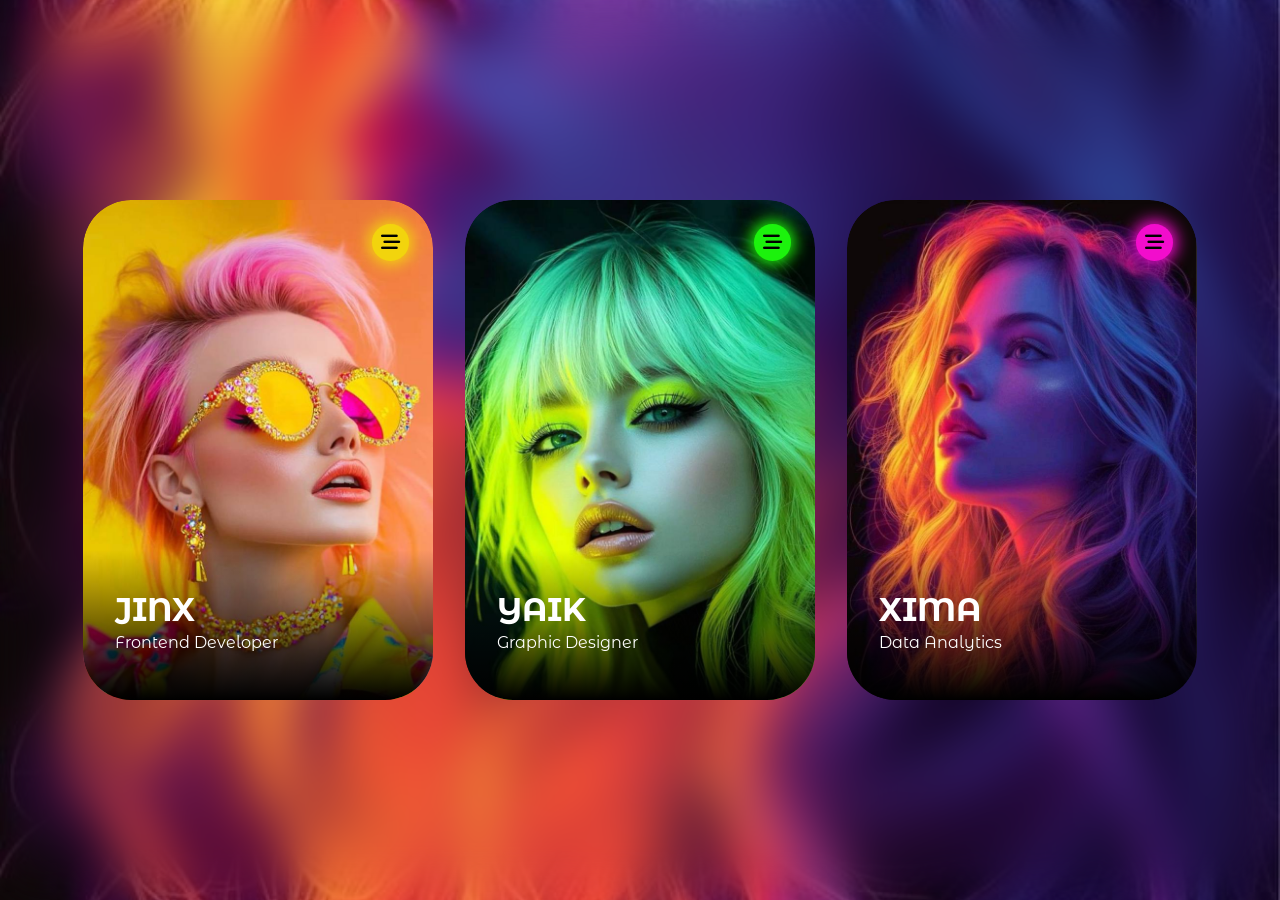
<file: index.html>
<!DOCTYPE html>
<html lang="en">
<head>
    <meta charset="UTF-8">
    <meta name="viewport" content="width=device-width, initial-scale=1.0">
    <link rel="stylesheet" href="color.css">
     <link rel="stylesheet" href="https://cdnjs.cloudflare.com/ajax/libs/font-awesome/6.4.0/css/all.min.css">
    <title>Document</title>
</head>
<body>
   <section class="card">
    <img src="photoanimation/photo_6_2025-12-19_21-44-09.jpg" alt="" class="card--bg">
    <div class="card--blur"></div>

    <div class="card--container container">
        <article class="card--article card-yellow">
            <img src="photoanimation/photo_11_2025-12-19_21-44-09.jpg" alt="" class="card--img">
            <div class="card--shadow"></div>

            <div class="card--data">
                <h2 class="card--name">JINX</h2>
                <span class="card--profession">Frontend Developer</span>
            </div>
            <div class="card--clip">
                <i class="fa-solid fa-bars-staggered"></i>
            </div>
            <div class="info">
                <div class="info--data">
                   <h2 class="info--name">JINX</h2>
                   <p class="info--description">
                    Frontend developer, I create web page with UI/UX user
                     interface, I have years of experience and many happy
                     clients with the project compeleted , contact me now.
                   </p>
                   <a href="" class="info--button">Follow Me</a>
                </div>
                <div class="info--social">
                    <a href="" target="_blank" class="info--link"><i class="fa-brands fa-facebook-f"></i></a>
                    <a href="" target="_blank" class="info--link"><i class="fa-brands fa-instagram"></i></a>
                    <a href="" target="_blank" class="info--link"><i class="fa-brands fa-twitter"></i></a>
                </div>
            </div>
        </article>


        <article class="card--article card-green">
            <img src="photoanimation/photo_13_2025-12-09_00-04-50.jpg" alt="" class="card--img">
            <div class="card--shadow"></div>

            <div class="card--data">
                <h2 class="card--name">YAIK</h2>
                <span class="card--profession">Graphic Designer</span>
            </div>
            <div class="card--clip">
                <i class="fa-solid fa-bars-staggered"></i>
            </div>
               <div class="info">
                <div class="info--data">
                   <h2 class="info--name">YAIK</h2>
                   <p class="info--description">
                    Frontend developer,I create web page with UI/UX user
                     interface,I have years of experience and many happy
                     clients with the project compeleted ,contact me now.
                   </p>
                   <a href="" class="info--button">Follow Me</a>
                </div>
                <div class="info--social">
                    <a href="" target="_blank" class="info--link"><i class="fa-brands fa-facebook-f"></i></a>
                    <a href="" target="_blank" class="info--link"><i class="fa-brands fa-instagram"></i></a>
                    <a href="" target="_blank" class="info--link"><i class="fa-brands fa-twitter"></i></a>
                </div>
            </div>
        </article>


        <article class="card--article card-pink">
            <img src="photoanimation/photo_6_2025-12-19_21-44-09.jpg" alt="" class="card--img">
            <div class="card--shadow"></div>

            <div class="card--data">
                <h2 class="card--name">XIMA</h2>
                <span class="card--profession">Data Analytics</span>
            </div>
            <div class="card--clip">
                <i class="fa-solid fa-bars-staggered"></i>
            </div>
               <div class="info">
                <div class="info--data">
                   <h2 class="info--name">XIMA</h2>
                   <p class="info--description">
                    Frontend developer, I create web page with UI/UX user
                     interface, I have years of experience and many happy
                     clients with the project compeleted , contact me now.
                   </p>
                   <a href="" class="info--button">Follow Me</a>
                </div>
                <div class="info--social">
                    <a href="" target="_blank" class="info--link"><i class="fa-brands fa-facebook-f"></i></a>
                    <a href="" target="_blank" class="info--link"><i class="fa-brands fa-instagram"></i></a>
                    <a href="" target="_blank" class="info--link"><i class="fa-brands fa-twitter"></i></a>
                </div>
            </div>
        </article>
    </div>
   </section>
</body>
</html>
</file>
<file: color.css>
@import url('https://fonts.googleapis.com/css2?family=Montserrat+Alternates:wght@400;600;700&display=swap');
:root{
/*============= colors ==============*/

    --yellow-color: 52;
    --green-color: 116;
    --pink-color: 310;
    --white-color: hsl(0, 0%, 100%);
    --black-color: hsl(0, 0%, 0%);
/*============= font typography ==============*/

    --body-font: "Montserrat Alternates", sans-serif;
    --biggeest-font-size:2rem;
    --big-font-size:1.5rem;
    --normal-font-size: .938rem;
    --small-font-size: .813rem;
/*============= font weight ==============*/

    --font-regular:400:
    --font-semi-bold:600:
    --font-bold:700:
}
/*============= responsive typography ==============*/

    @media screen and (min-width:1150px){
    :root{
     --biggeest-font-size:2rem;
    --big-font-size:2.5rem;
    --normal-font-size: .1rem;
    --small-font-size: .875rem;
}  
}
/*============= base ==============*/

*{
    padding: 0px;
    margin: 0px;
    box-sizing: border-box;
}
body{
    font-family: var(--body-font);
}
a{
    text-decoration: none;
}
img{
    display: block;
    max-width: 100%;
    height: auto;
}
/*============= Reuseable container classes ==============*/
.container{
    max-width: 1120px;
    margin-inline: 1.5rem;
}
.card-yellow{
    --hue:var(--yellow-color);
}
.card-green{
    --hue:var(--green-color);
}
.card-pink{
    --hue:var(--pink-color);
}
/*============= Card ==============*/
.card{
    position: relative;
    padding-block: 5em;
}
.card--bg,
.card--blur{
    position: absolute;
    top: 0;
    left: 0;
    width: 100%;
    height: 100%;
}
.card--bg{
    object-fit: cover;
    object-position: center;
}
.card--blur{
    backdrop-filter: blur(24px);
}
.card--container{
    position: relative;
    display: grid;
    grid-template-columns: 400px;
    grid-template-rows: 500px 500px 500px ;
    justify-content: center;
    gap: 2rem;
}
.card--article{
    position: relative;
    border-radius: 2rem;
    overflow: hidden;
}
.card--img{
    border-radius: 2rem;
    transition: transform .4s;
}
.card--shadow{
    position: absolute;
    top: 0;
    left: 0;
    width: 100%;
    height: 100%;
    background: linear-gradient(180deg,
                hsla(0, 0%, 0%, 0) 70%,
                hsl(0, 0%, 0%) 100%);
}
.card--data{
    color: var(--white-color);
    position: absolute;
    left: 1.5rem;
    bottom: 2rem;
}
.card--name{
    font-size: var(--big-font-size);
    margin-bottom: .25rem;
}
.card--profession{
    display: block;
    font-size: var(--small-font-size);
}
.card--clip{
    position: absolute;
    top: 1rem;
    right: 1rem;
    background-color: hsl(var(--hue), 90%, 50%);
    box-shadow: 0 0 16px 4px hsl(var(--hue), 90%, 50%);
    width: 2.3rem;
    height: 2.3rem;
    border-radius: 50%;
    display: grid;
    place-items: center;
    font-size: 1.2rem;
    color: var(--black-color);
    z-index: 5;
    cursor: pointer;
    transition: transform .4s;

}
.card--article:hover .card--img{
    transform: scale(1.1);
}
/*============= Card Info ==============*/
.info{
    position: absolute;
    top: 0px;
    left: 0px;
    width: 100%;
    height: 100%;
    background-color: hsla(0, 0%, 0%, .1);
    backdrop-filter: blur(12px);
    padding: 3rem 1.5rem 1.5rem;
    color: var(--white-color);
    clip-path: circle(8px at 88% 9%);
    transition: clip-path .5s ease-in-out;
}
.info--name{
    font-size: var(--biggeest-font-size);
    margin-bottom: .5rem;
}
.info--description{
    font-size: var(--small-font-size);
    margin-bottom: 1rem;
}
.info--button{
    display: inline-flex;
    background-color: hsl(var(--hue), 90%, 50%);
    box-shadow: 0 0 12px hsl(var(--hue), 90%, 50%);
    padding: .5rem .75rem;
    border-radius: .5rem;
    color: var(--black-color);
    font-size: var(--small-font-size);
    font-weight: var(--font-semi-bold);
    transition: .4s;
}
.info--button:hover{
    box-shadow: 0 0 12px hsl(var(--hue), 90%, 50%);
}
.info--social{
    position: absolute;
    left: 1.5rem;
    bottom: 1.5rem;
    display: flex;
    column-gap: .5rem;
}
.info--link{
     background-color: hsl(var(--hue), 90%, 50%);
    box-shadow: 0 0 12px hsl(var(--hue), 90%, 50%);
    width: 2rem;
    height: 2rem;
    border-radius: .75rem;
    display: grid;
    place-items: center;
    font-size: 1.5rem;
    color: var(--black-color);
    transition: transform .4s;
}
.info--link:hover{
    transform: translateY(-.25rem);
}
/* Rotate icon*/
.card--article:hover .card--clip{
    transform: rotate(-45deg);
}
/* clip path animation*/
.info:hover,
.card--clip:hover ~ .info{
    clip-path: circle(100%);
}
/*============= Breakpoints ==============*/
/* for small device*/
@media screen and (min-width:480px){
    .container{
        margin-inline: 1rem;
    }
    .card-container{
        grid-template-columns: 260px;
    }
    .info{
        padding: 1.5rem 1rem;
    }
     .card--article,
    .card--img{
        border-radius: 3rem;
    }
    .card--data{
        left: 2rem;
        bottom: 3rem;
    }
    .card--name{
        font-size: 2rem;
    }
    .card--profession{
        font-size: 1rem;
    }
    .card--clip{
        top: 1.5rem;
        right: 1.5rem;
    }
    .info{
        padding: 4rem 2rem 2.5rem;
    }
    .info--description,
    .info--button{
      font-size: 1.2rem;
    }
    .info--description{
        margin-bottom: 2rem;
    }
    .info--social{
        left: 2rem;
        bottom: 2.8rem;
        column-gap: .75rem;
    }
}
/* for medium device*/
@media screen and (min-width:768px){
    .container{
        grid-template-columns: repeat(2, 350px);
        grid-template-rows: 500px 500px;
    }
     .card--article,
    .card--img{
        border-radius: 3rem;
    }
    .card--data{
        left: 2rem;
        bottom: 3rem;
    }
    .card--name{
        font-size: 2rem;
    }
    .card--profession{
        font-size: 1rem;
    }
    .card--clip{
        top: 1.5rem;
        right: 1.5rem;
    }
    .info{
        padding: 4rem 2rem 2.5rem;
    }
    .info--description,
    .info--button{
      font-size: 1.2rem;
    }
    .info--description{
        margin-bottom: 2rem;
    }
    .info--social{
        left: 2rem;
        bottom: 2.8rem;
        column-gap: .75rem;
    }
}
/* for large device*/
@media screen and (min-width:1150px){
    .card{
        height: 100vh;
        display: grid;
        place-content: center;
    }
    .card--container{
        grid-template-columns: repeat(3, 350px);
        grid-template-rows: 500px;
    }
    .card--article,
    .card--img{
        border-radius: 3rem;
    }
    .card--data{
        left: 2rem;
        bottom: 3rem;
    }
    .card--profession{
        font-size: 1rem;
    }
    .card--clip{
        top: 1.5rem;
        right: 1.5rem;
    }
    .info{
        padding: 4rem 2rem 2.5rem;
    }
    .info--description,
    .info--button{
      font-size: 1.2rem;
    }
    .info--description{
        margin-bottom: 2rem;
    }
    .info--social{
        left: 2rem;
        bottom: 2.8rem;
        column-gap: .75rem;
    }
}
</file>
